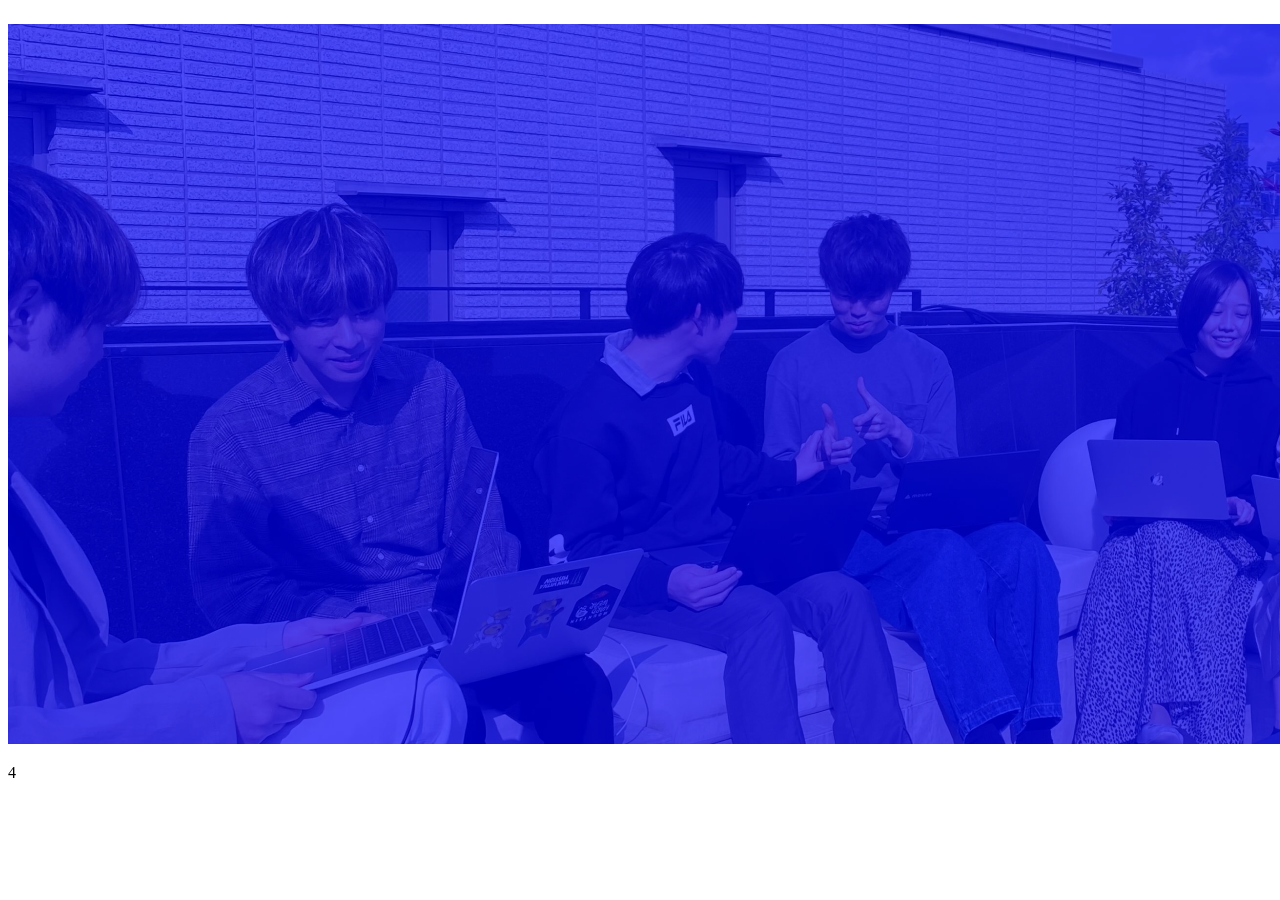
<file: 新しいフォルダー/practice.html>
<!DOCTYPE html>
<html lang="ja">
<head>
  <meta charset="UTF-8">
  <meta http-equiv="X-UA-Compatible" content="IE=edge">
  <meta name="viewport" content="width=device-width, initial-scale=1.0">
  <title>Document</title>
  <link rel="stylesheet" href="practice.css">
</head>
<body>
  <p class="color"><img src="bg-line.jpg" alt="" class="blue-image"></p>
</body>
</html>4
</file>
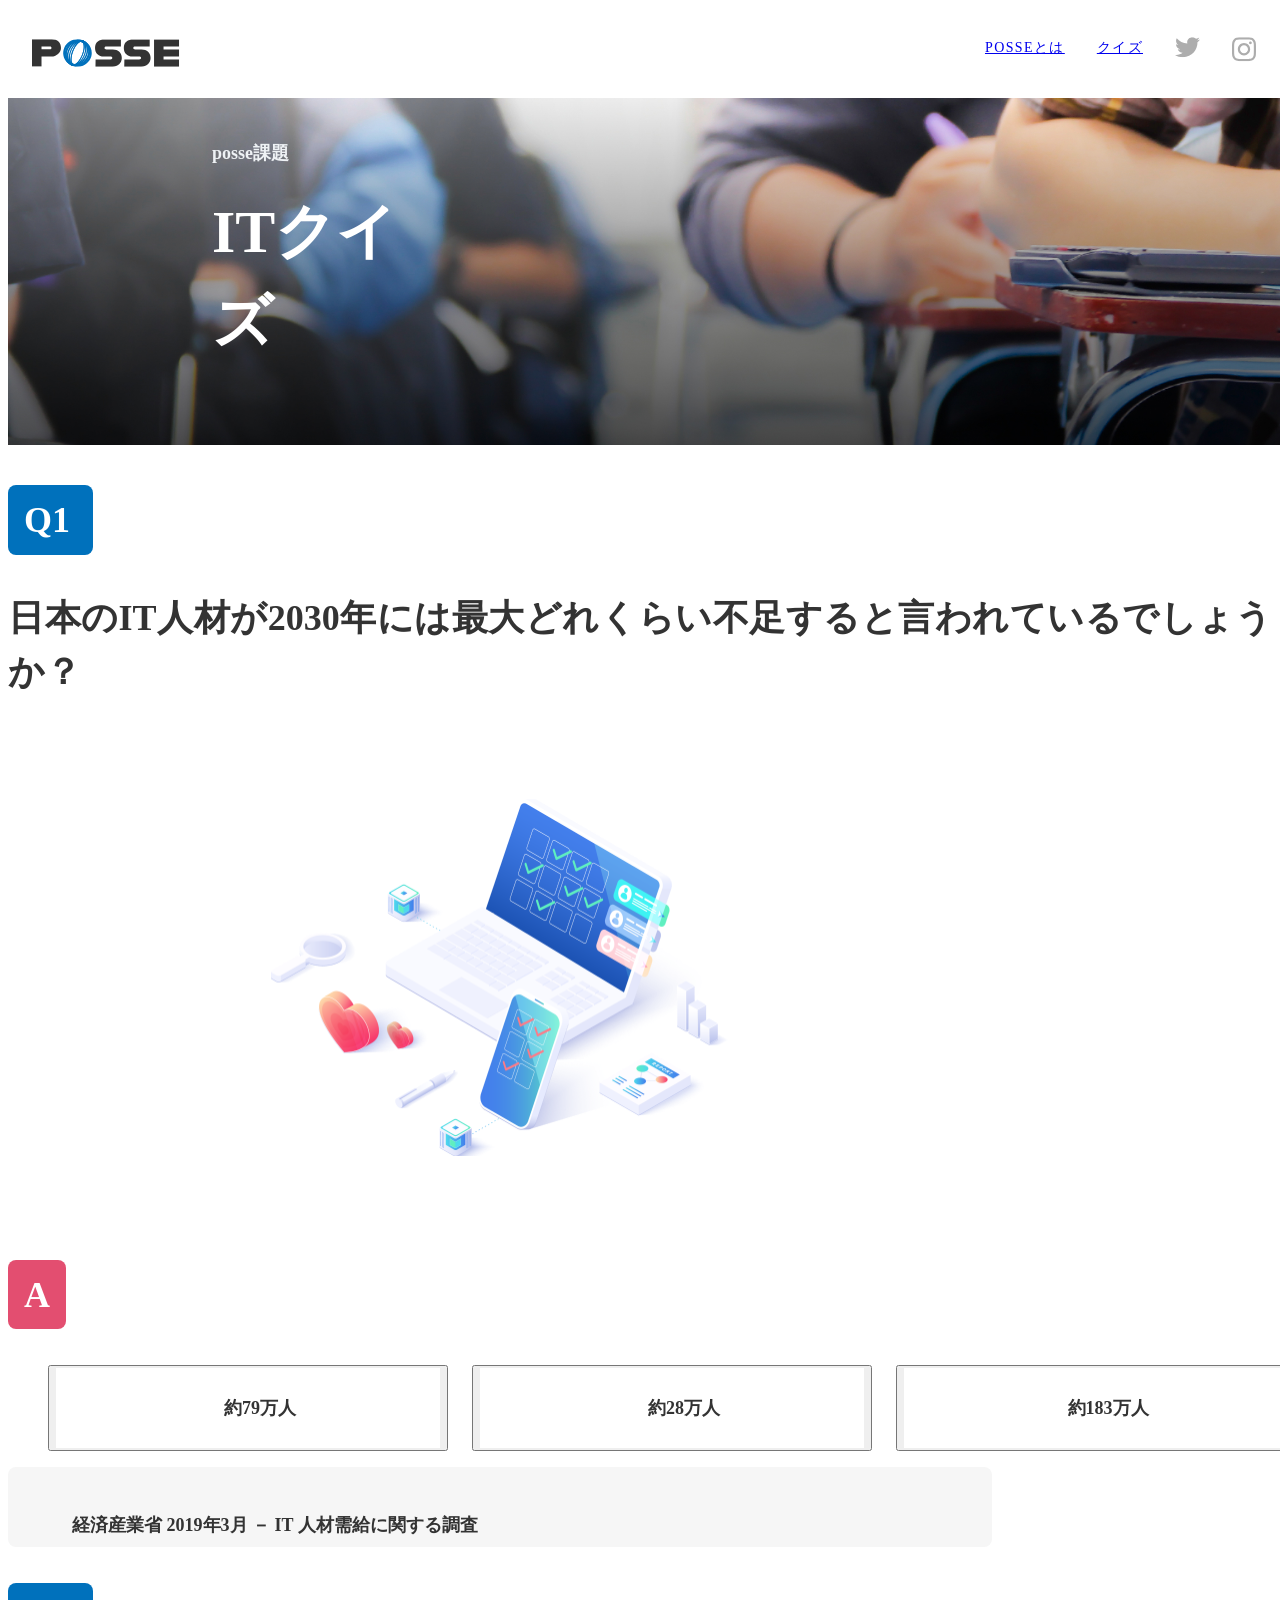
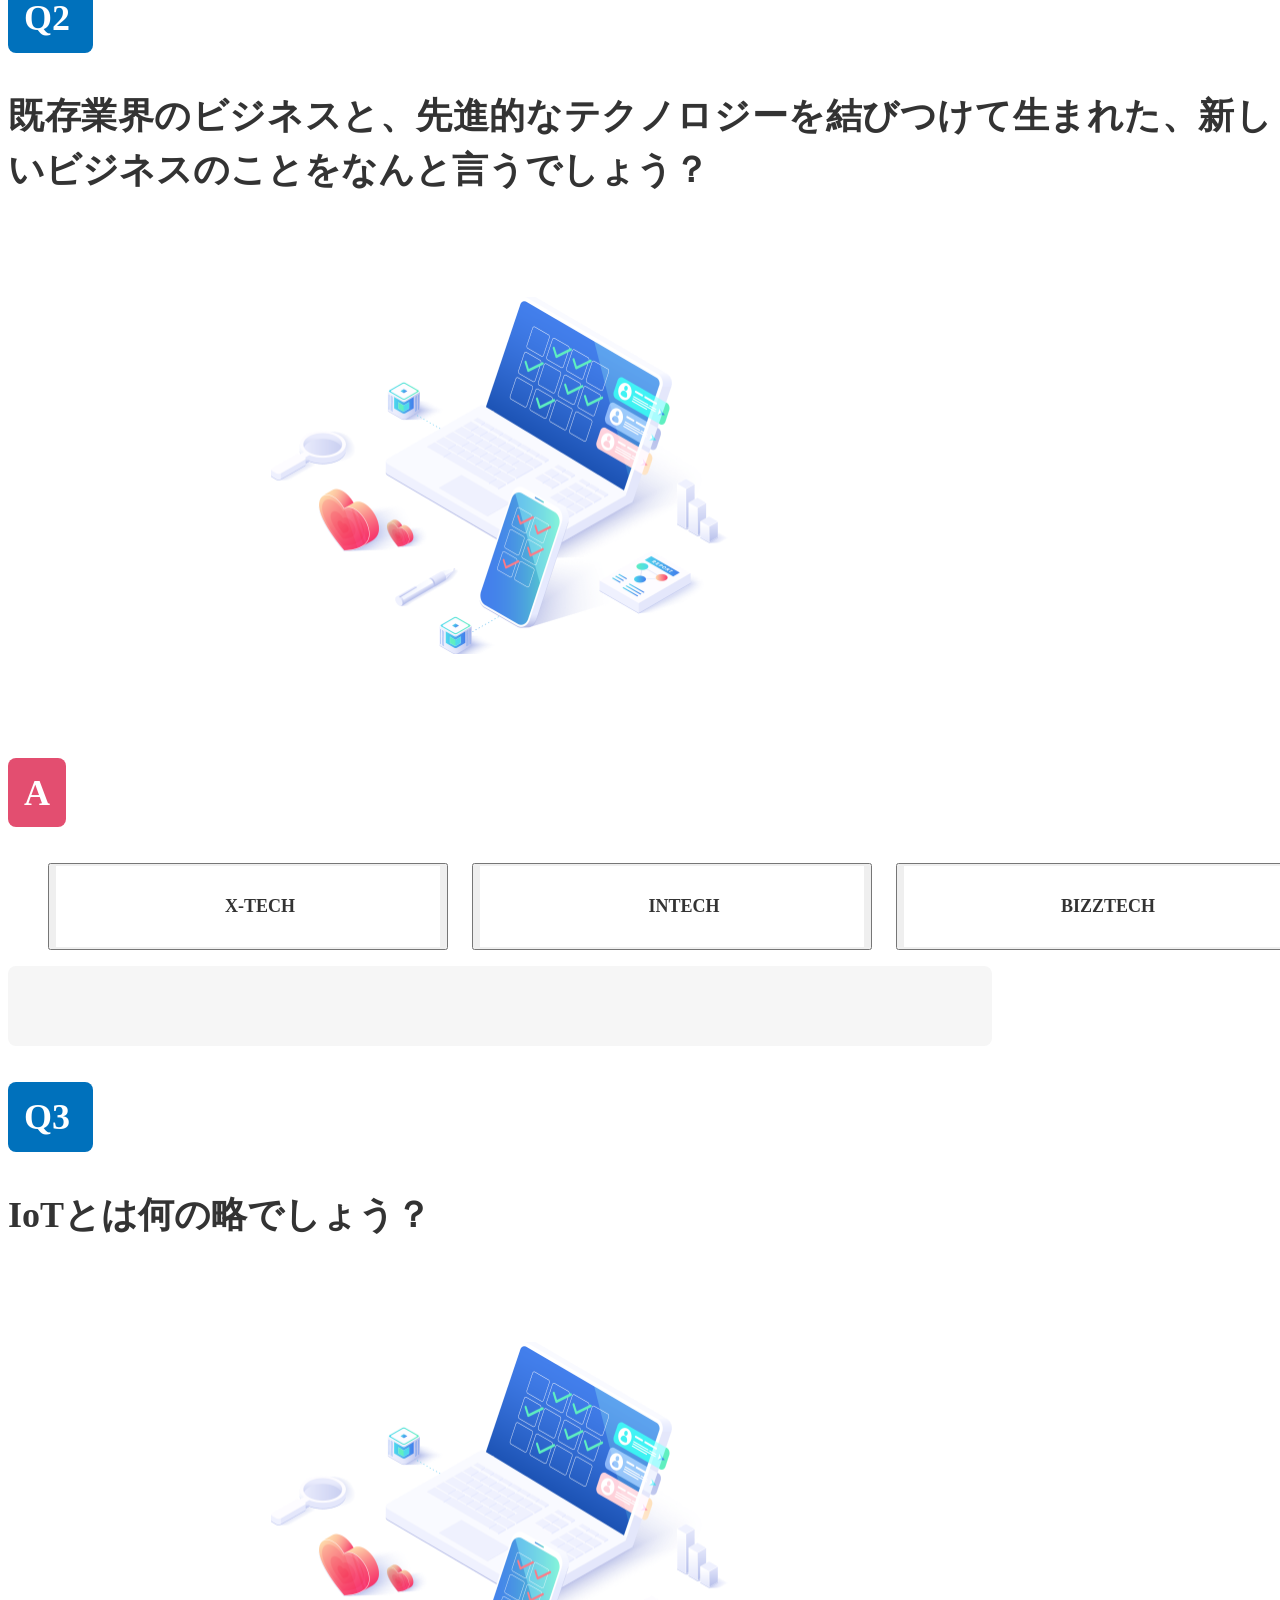
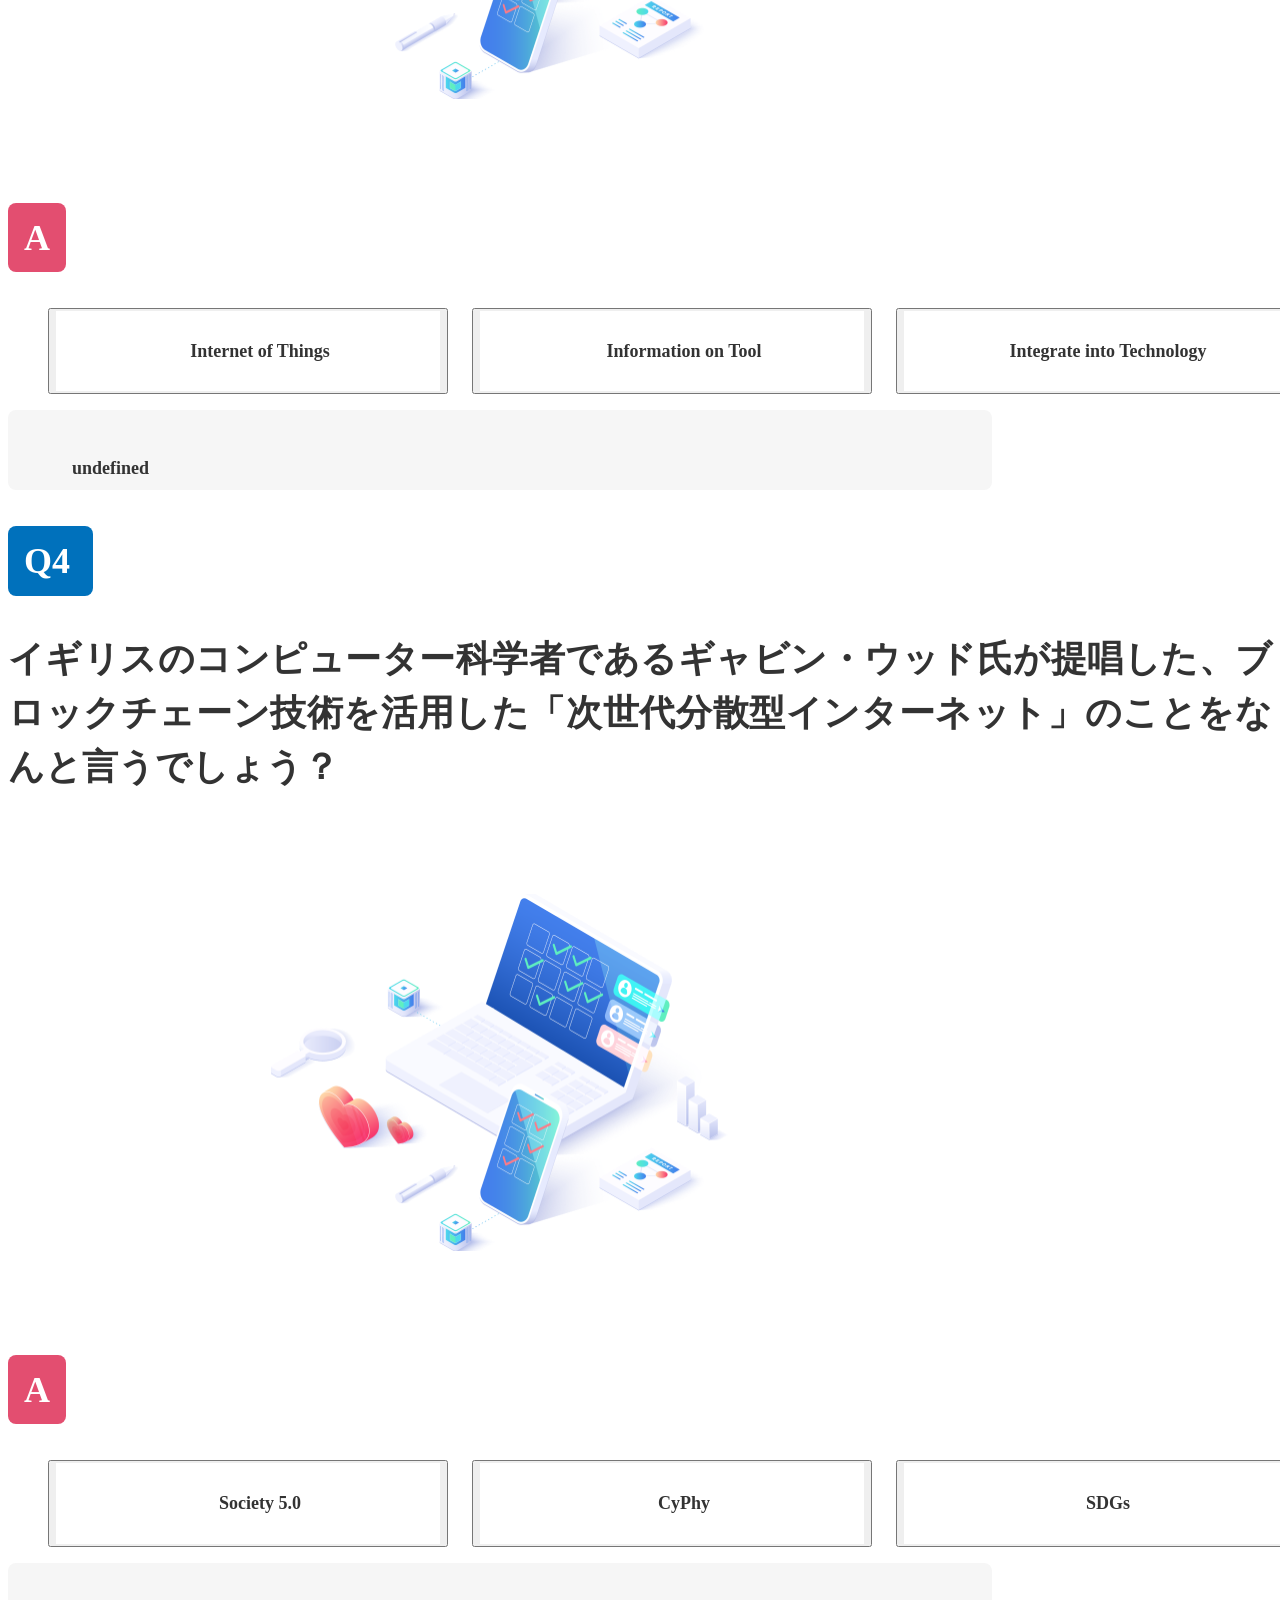
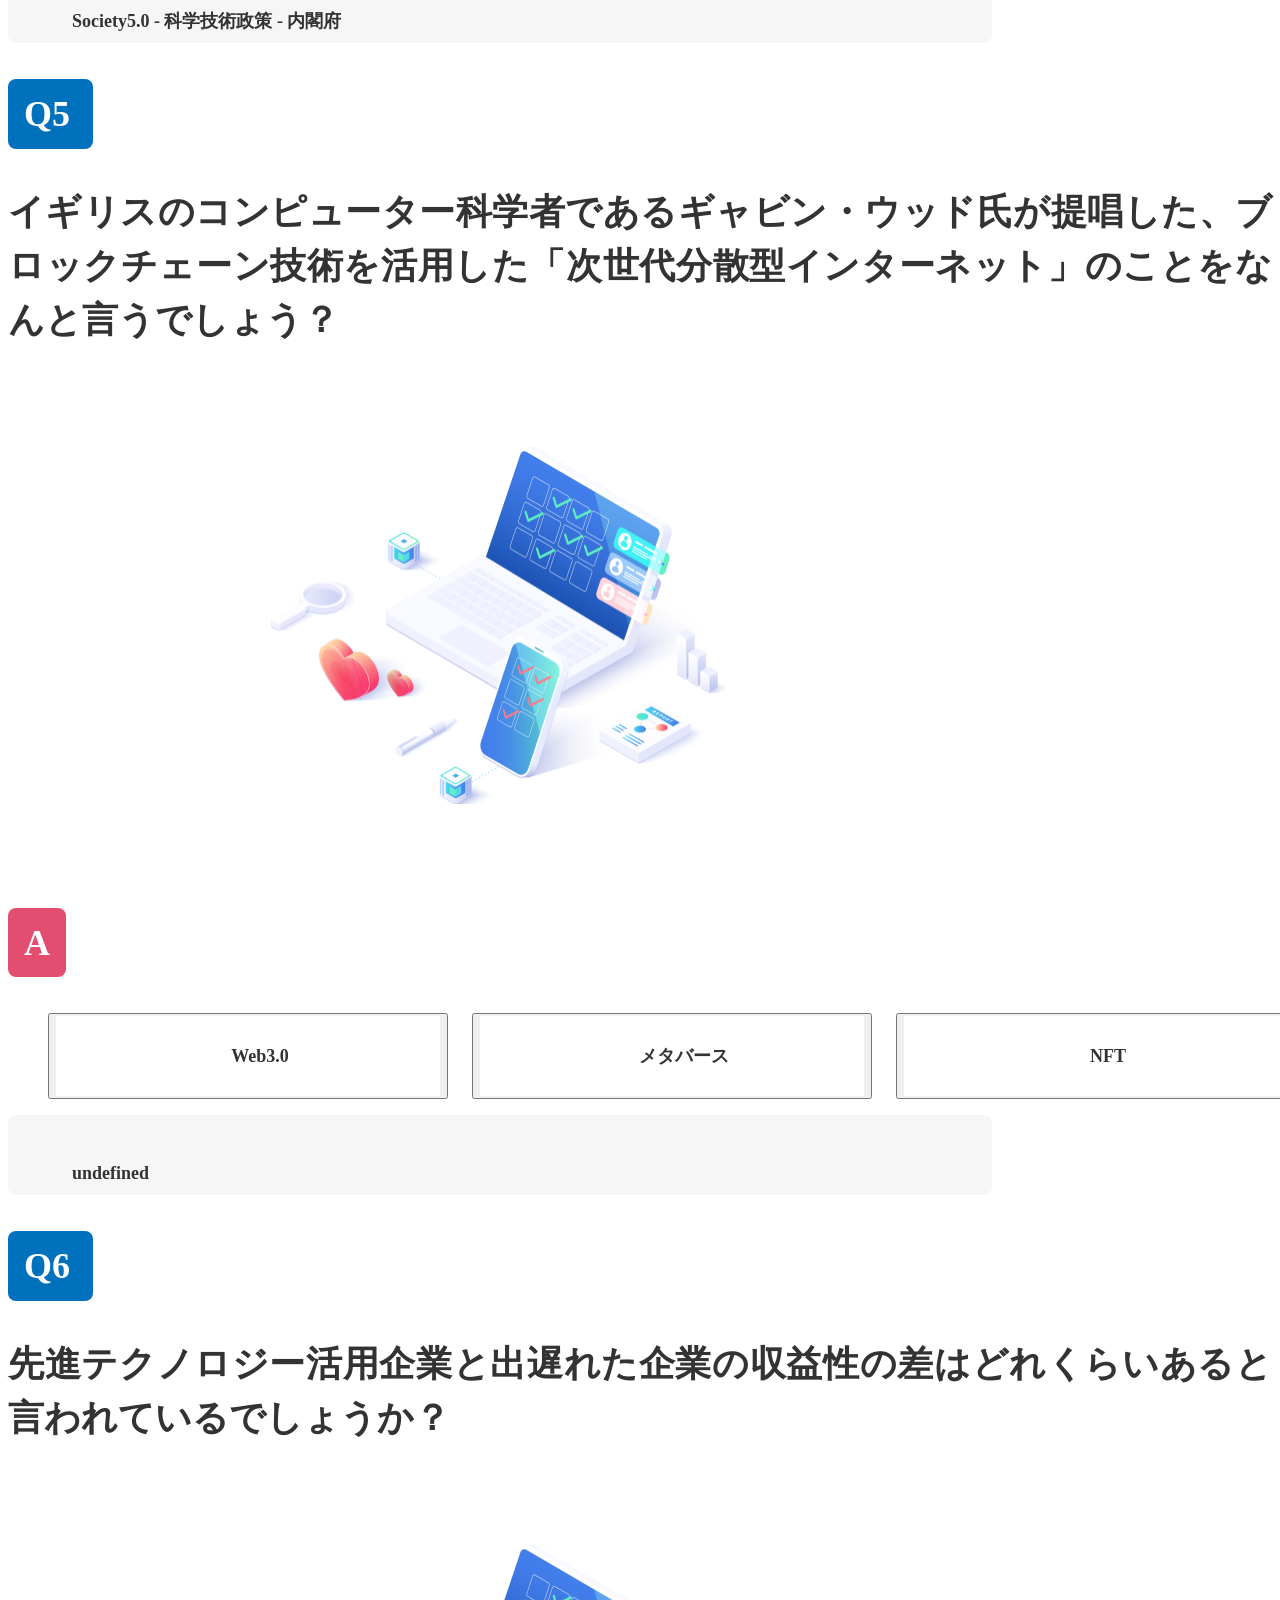
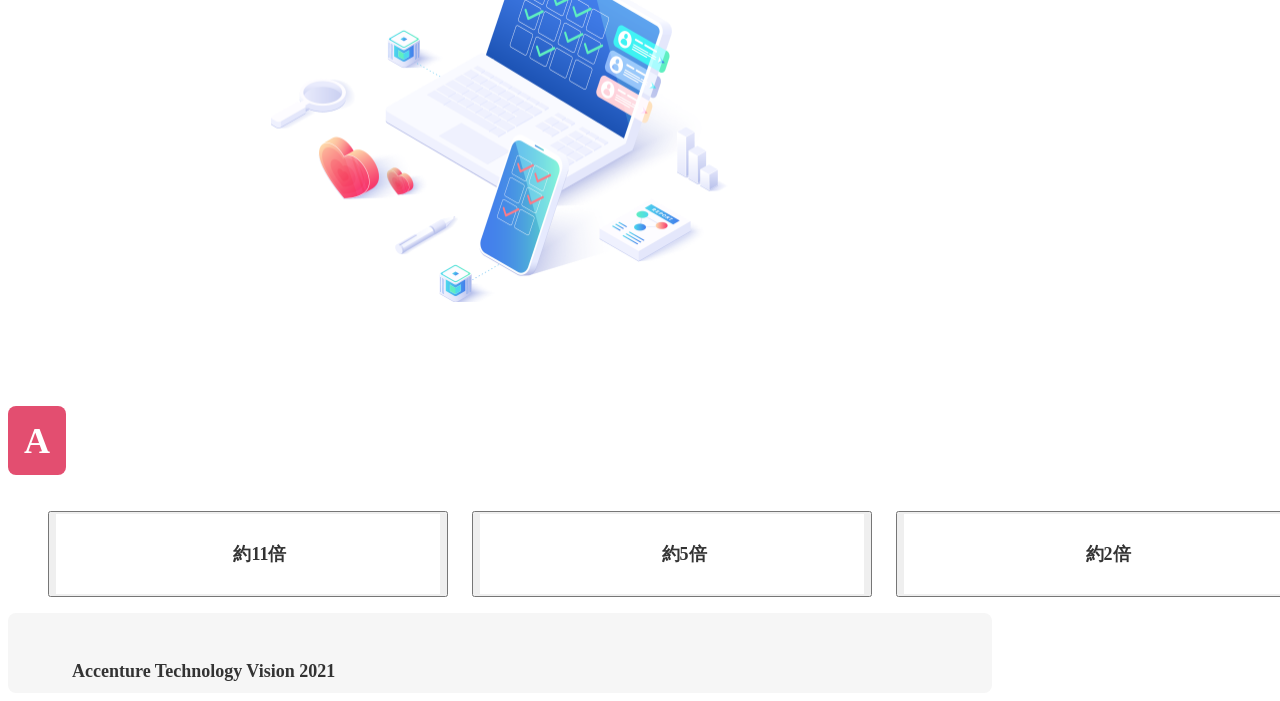
<file: 5weeks/quizpage/quizy.html>
<!DOCTYPE html>
<html lang="ja">
<head>
  <meta charset="UTF-8">
  <meta http-equiv="X-UA-Compatible" content="IE=edge">
  <meta name="viewport" content="width=, initial-scale=1.0">
  <title>Document</title>
  <link rel="stylesheet" href="quizy.css">
</head>
<body>
  <header>
    <div class="header-inner">
      <img src="logo.svg" alt="" class="logo" >
      <div class="header-right">
        <p class="header-p"><a href="#about">POSSEとは</a></p>
        <p class="header-p"><a href="#quiz">クイズ</a></p>
        <p class="header-p"><a href=""><img src="icon-twitter.svg"></a></p>
        <p class="header-p"><a href=""><img src="icon-instagram.svg" alt=""></a></p>
      </div>
    </div>
  </header>
  <section > 
    <div class="section">
    <img src="bg-hero.jpg" alt="" class="back">
    <div class="sec1">
      <p class="sec1-top">posse課題</p>
      <p class="sec1-under">ITクイズ</p>
    </div>
  </div>
  </section>
  <section class="quiz-section">
    <div id="1" >
      <!-- <p class="question">Q1</p> -->
      <!-- <p class="q_text">日本のIT人材が2030年二はどれくらい不足すると言われているでしょうか？</p> -->
      <!-- <img src="img-quiz01.png" alt="" class="q-picture"> -->
      <!-- <p class="answer-top">A</p> -->
      <!-- <input type="text" class="answer"> -->
      <!-- <ul class="answer-inner"> -->
        <!-- <li class="answer">intech</li> -->
        <!-- <li class="answer">bizzteech</li> -->
        <!-- <li class="answer">x-tech</li> -->
      <!-- </ul> -->
      <!-- <p class="answer-main"></p> -->
      <!-- <p class="answer-ps"></p> -->
    </div>
  </section>
  <!-- <section>
    <div class="sec2">
      <p class="question">Q2</p>
      <p class="q-bunn">既存業界のビジネスと、先進的なテクノロジーを結びつけて生まれた、新しいビジネスの事を何というでしょう？</p>
      <img src="img-quiz02.png" alt="" class="q-picture">
      <p class="answer-top">A</p>
      <ul class="answer-inner">
        <li class="answer" id="A">約28万人</li>
        <li class="answer">約79万人</li>
        <li class="answer">約183万人</li>
      </ul>
      <p class="answer-main hidden" id="box"></p>
    </div>
  </section>
  <section>
    <div class="sec2">
      <p class="question">Q3</p>
      <p class="q-bunn">lotとは何の略でしょう？</p>
      <img src="img-quiz03.png" alt="" class="q-picture">
      <p class="answer-top">A</p>
      <ul class="answer-inner">
        <li class="answer">internet of things</li>
        <li class="answer">integrate into technology</li>
        <li class="answer">information on tool</li>
      </ul>
      <p class="answer-main"></p>
      </div>
  </section>
  <section>
    <div class="sec2">
      <p class="question">Q4</p>
      <p class="q-bunn">日本が目指すサイバー空間とフィジカル空間を高度に融合させたシステムによって開かれる未来社会の事を何と言うでしょうか？</p>
      <img src="img-quiz04.png" alt="" class="q-picture">
      <p class="answer-top">A</p>
      <ul class="answer-inner">
        <li class="answer">society5.0</li>
        <li class="answer">cyphty</li>
        <li class="answer">5dgs</li>
      </ul>
      <p class="answer-main"></p>
        <p class="answer-ps">society5.0-科学技術政策-内閣府</p>
      
      </div>
  </section>
  <section>
    <div class="sec2">
      <p class="question">Q5</p>
      <p class="q-bunn">イギリスのコンピューター科学者であるギャビン・ウッド氏が提唱したブロックチェーン技術を活用した「次世代分散型インターネット」の事を何と言うでしょう？</p>
      <img src="img-quiz05.png" alt="" class="q-picture">
      <p class="answer-top">A</p>
      <ul class="answer-inner">
        <li class="answer">web3.0</li>
        <li class="answer">nft</li>
        <li class="answer">メタバース</li>
      </ul>
      <p class="answer-main"></p>
      </div>
  </section>
  <section>
    <div class="sec2">
      <p class="question">Q6</p>
      <p class="q-bunn">先進テクノロジー活用企業と出遅れた企業の収益性の差どれくらいあると言われているでしょうか？</p>
      <img src="img-quiz06.png" alt="" class="q-picture">
      <p class="answer-top">A</p>
      <ul class="answer-inner">
        <li class="answer">約2倍</li>
        <li class="answer">約5倍</li>
        <li class="answer">約11倍</li>
      </ul>
      <p class="answer-main"></p>
      </div> -->
  </section>

  <section>
    <div id="2">
      <!-- <p class="answer-bottom-text-t"></p>
      <p class="answer-bottom-A">A</p>
      <p class="answer-bottom-note"></p> -->
    </div>
  </section>
  <script src="quizy.js"></script>


</body>
</html>
</file>
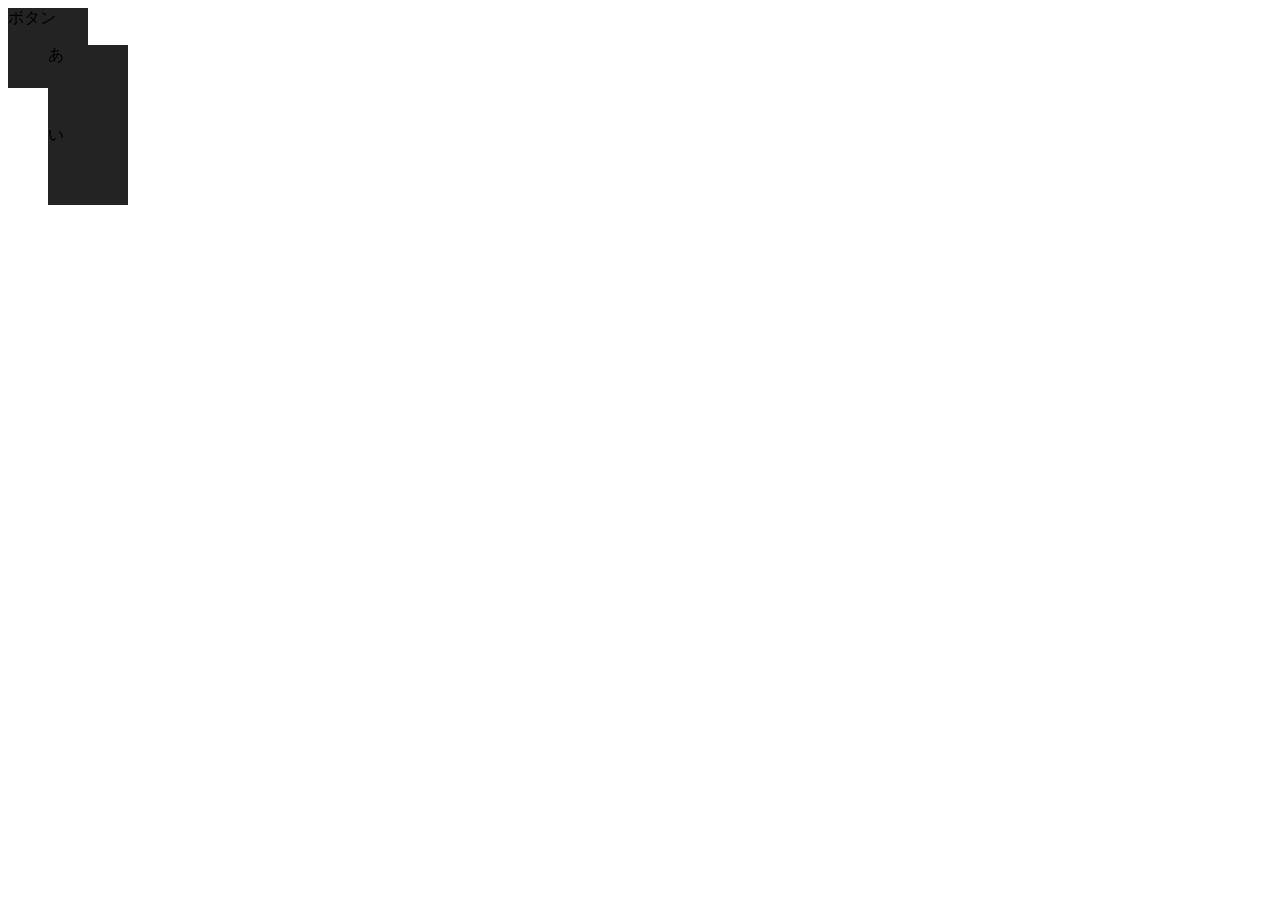
<file: 5weeks/try/try.html>
<!DOCTYPE html>
<html lang="en">
<head>
    <meta charset="UTF-8">
    <meta http-equiv="X-UA-Compatible" content="IE=edge">
    <meta name="viewport" content="width=device-width, initial-scale=1.0">
    <title>Document</title>
    <link rel="stylesheet" href="try.css">
</head>
<body>
    <div class="square-button">ボタン
    <ul>
        <li class="square-button">あ</li>
        <li class="square-button">い</li>
    </ul>
    </div>
    <script src="try.js"></script>
</body>
</html>
</file>
<file: 新しいフォルダー/practice.css>
.color{
  background-color: blue;
  display: inline-block;
}

.blue-image{
  opacity:0.3;
  display:block;
}
</file>
<file: 5weeks/quizpage/quizy.css>
.header-inner{

  display: flex;
  align-items: center;
  justify-content: space-between;
  width: 100%;
  background-color: white;
  position: fixed;
  z-index: 10;
  height: 10%;
}

.logo{
  margin-left: 24px;
}

.header-right{
  display: flex;
}

.header-p{
  margin-right: 32px;
  font-family: 'Noto Sans JP';
  font-style: normal;
  font-weight: 700px;
  font-size: 14px;
  line-height: 160%;
  letter-spacing: 0.1em;
  color: #666666;
}

.section{
  position: relative;
}

.back{
  width: 1005;
  height: 357px;
  margin-top: 80px;
} 

.sec1{
  position: absolute;
  width: 479px;
  height: 133px;
  top: 111px;
  bottom: 76px;
  left: 204px;
  right: 757px;
}

.sec1-top{
  width: 96px;
  height: 32px;
  font-family: 'Noto Sans JP';
  font-style: normal;
  font-weight: 700;
  font-size: 18px;
  line-height: 180%;
  color: #EFF2F5;
}  


.sec1-under{
  width: 236px;
  height: 90px;
  font-family: 'Noto Sans JP';
  font-style: normal;
  font-weight: 700;
  font-size: 60px;
  line-height: 150%;
  color: #FFFFFF;
  margin-top: 12px;
}



.question-number{
  width: 53px;
  height: 54px;
  background: #0071BC;
  border-radius: 8px;
  font-family: 'Plus Jakarta Sans';
  font-style: normal;
  font-weight: 700;
  font-size: 36px;
  line-height: 150%;
  color: #FFFFFF;
  font-weight: bold;
  line-height: 1.5;
  padding: 8px 16px;
}

.sec2{
  position: relative;
  top: 120px;
  left: 228px;
  right: 228px;
}

.question{
  font-family: 'Noto Sans JP';
  font-style: normal;
  font-weight: 700;
  font-size: 36px;
  line-height: 150%;
  text-align: justify;
  color: #333333;
}

.q-picture{
  width: 718px;
  height: 357px;
  margin-top: 64px;
  margin-bottom: 64px;
  margin-left: 133px;
  margin-right: 133px;
}

.answer-number{
  width: 26px;
  height: 53px;
  background: #E34E70;
  border-radius: 8px;
  font-family: 'Plus Jakarta Sans';
  font-style: normal;
  font-weight: 700;
  font-size: 36px;
  line-height: 150%;
  color: #FFFFFF;
  flex: none;
  order: 0;
  flex-grow: 0;
  padding: 8px 16px;
}

.answer-inner{
  display: flex;
  justify-content: left;
  gap: 24px;
}

.answer-button{
  width: 26px;
  height: 53px;
  border: none;
  border-radius: 10px;
}

.answer{
  width: 312px;
  /* height: 80px; */
  list-style-type: none;
  background: #FFFFFF;
  /* border: 5px solid #EEEEEE; */
  /* border-radius: 8px; */
  flex: none;
  order: 0;
  font-family: 'Noto Sans JP';
  font-style: normal;
  font-weight: 700;
  font-size: 18px;
  line-height: 180%;
  color: #333333;
  padding: 24px 24px 24px 48px;
}

.button{
  width: 312px;
  /* height: 80px; */
  list-style-type: none;
  background: #FFFFFF;
  border: 5px solid #EEEEEE;
  border-radius: 8px;
  flex: none;
  order: 0;
  font-family: 'Noto Sans JP';
  font-style: normal;
  font-weight: 700;
  font-size: 18px;
  line-height: 180%;
  color: #333333;
  padding: 24px 24px 24px 48px;
}

.answer-main{
  background-color: gray;
  width: 984px;
  height: 143px;
}

.hidden{
  display: none;
}

.quiz-box-inner{
  background-color: #666666;
  width: 1200px;
  height: 100px;
}

.answer-box{
  position: relative;
  width: 1320px;
  height: 143px;
  background: #FFF2F5;
  border-radius: 8px;
}

.note-container{
  position: relative;
  width: 984px;
  height: 80px;
  left: 0px;
  top: 0px;
  background-color: #F6F6F6;
  border-radius: 8px;
}

.note{
  position: absolute;
  height: 32px;
  left: 64px;
  top: 24px;
  font-family: 'Noto Sans JP';
  font-style: normal;
  font-weight: 700;
  font-size: 18px;
  line-height: 180%;
  color: #333333;
}







.disappear{
  display:none;
}

.answer-box-text{
  color: #EEEEEE;
}


.js-selected{
  border: 5px solid #0071BC;
  border-radius: 8px; 
}

.correct-container{
  background-color: #E34E70;
}

.correct-css{
  position: absolute;
  height: 36px;
  left: 40px;
  top: 24px;
  font-family: 'Noto Sans JP';
  font-style: normal;
  font-weight: 700;
  font-size: 24px;
  line-height: 150%;
  letter-spacing: 0.05em;
  color: #E34E70;
}

.iscorrecr-container{
  background-color: #0071BC;
}

.iscorrect-css{
  position: absolute;
  height: 36px;
  left: 40px;
  top: 24px;
  font-family: 'Noto Sans JP';
  font-style: normal;
  font-weight: 700;
  font-size: 24px;
  line-height: 150%;
  letter-spacing: 0.05em;
  color: #0071BC;
}

.correct-note{
  position: absolute;
  height: 32px;
  left: 74px;
  top: 83px;
  font-family: 'Noto Sans JP';
  font-style: normal;
  font-weight: 700;
  font-size: 18px;
  line-height: 180%;
  color: #333333;
}

.correct-note-add{
  color: red;
}

@media screen and ( max-width:479px )
{
  .header-inner{
    display: flex;
    align-items: flex-start;
    justify-content: space-between;
    width: 100%;
    background-color: white;
    z-index: 10;
    height: 50px;
  }
  
  .logo{
    margin-left: 0px;
    width: 8%;
    height: 40%;
  }
  
  .header-right{
    display: flex;
  }
  
  .header-p{
    margin-right: 32px;
    font-family: 'Noto Sans JP';
    font-style: normal;
    font-weight: 700;
    font-size: 14px;
    line-height: 160%;
    letter-spacing: 0.1em;
    color: #666666;
  }
  .quiz-section{
    padding-top: 280px;
  }
  
  .section{
    position: relative;
  }
  .back{
    position: absolute;
    width: 375px;
    height: 159px;
    left: 0px;
    top: 0px; 
  }

  .sec1{
    position: absolute;
    top: 100px;
    bottom: 0px;
    left: 20px;
    right: 0px;
  }
  
  .sec1-top{
    width: 96px;
    height: 32px;
    font-family: 'Noto Sans JP';
    font-style: normal;
    font-weight: 700;
    font-size: 18px;
    line-height: 180%;
    color: #EFF2F5;
  }  
  
  
  .sec1-under{
    width: 236px;
    height: 90px;
    font-family: 'Noto Sans JP';
    font-style: normal;
    font-weight: 700;
    font-size: 60px;
    line-height: 150%;
    color: #FFFFFF;
    margin-top: 12px;
  }
  
}
</file>
<file: 5weeks/try/try.css>
.square-button {
    width: 80px;
    height: 80px;
    background: #232323;
    list-style-type: none;
}

.square-button.blue {
    background: #21759b;
}
</file>
